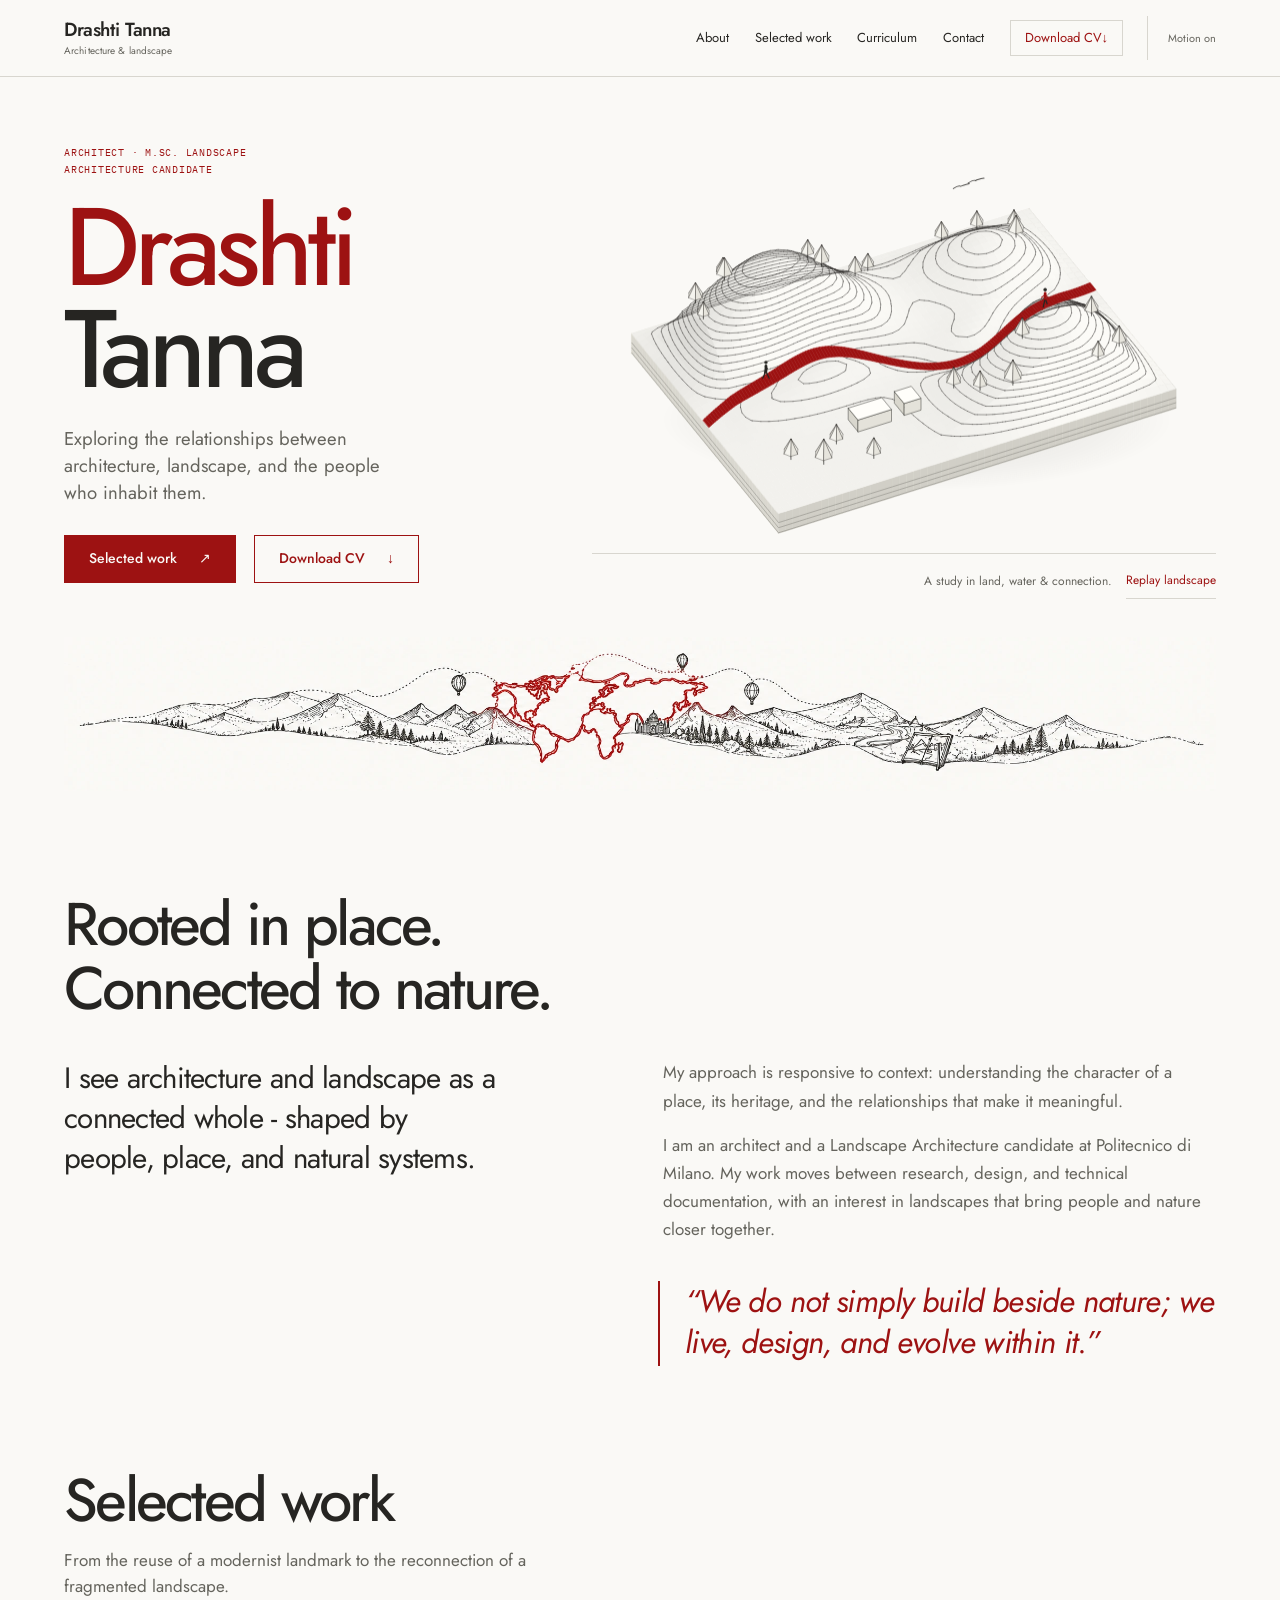
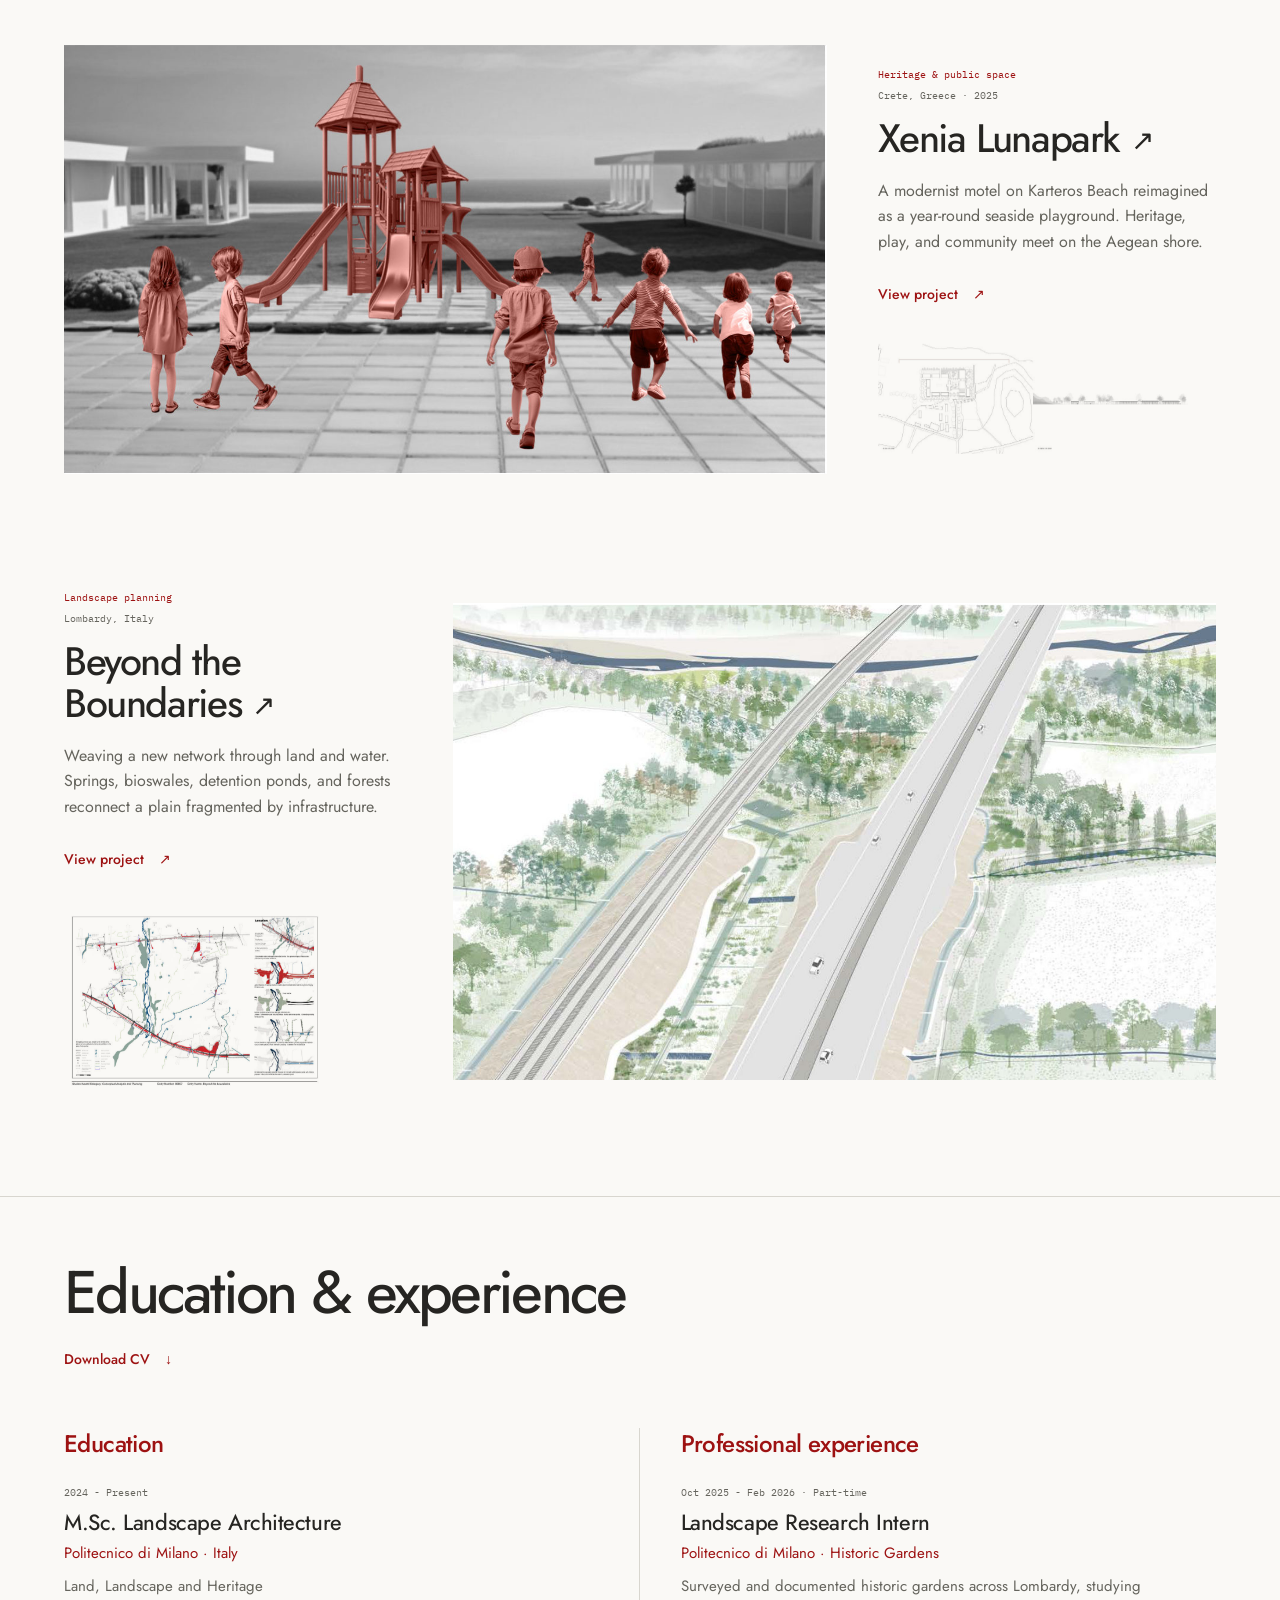
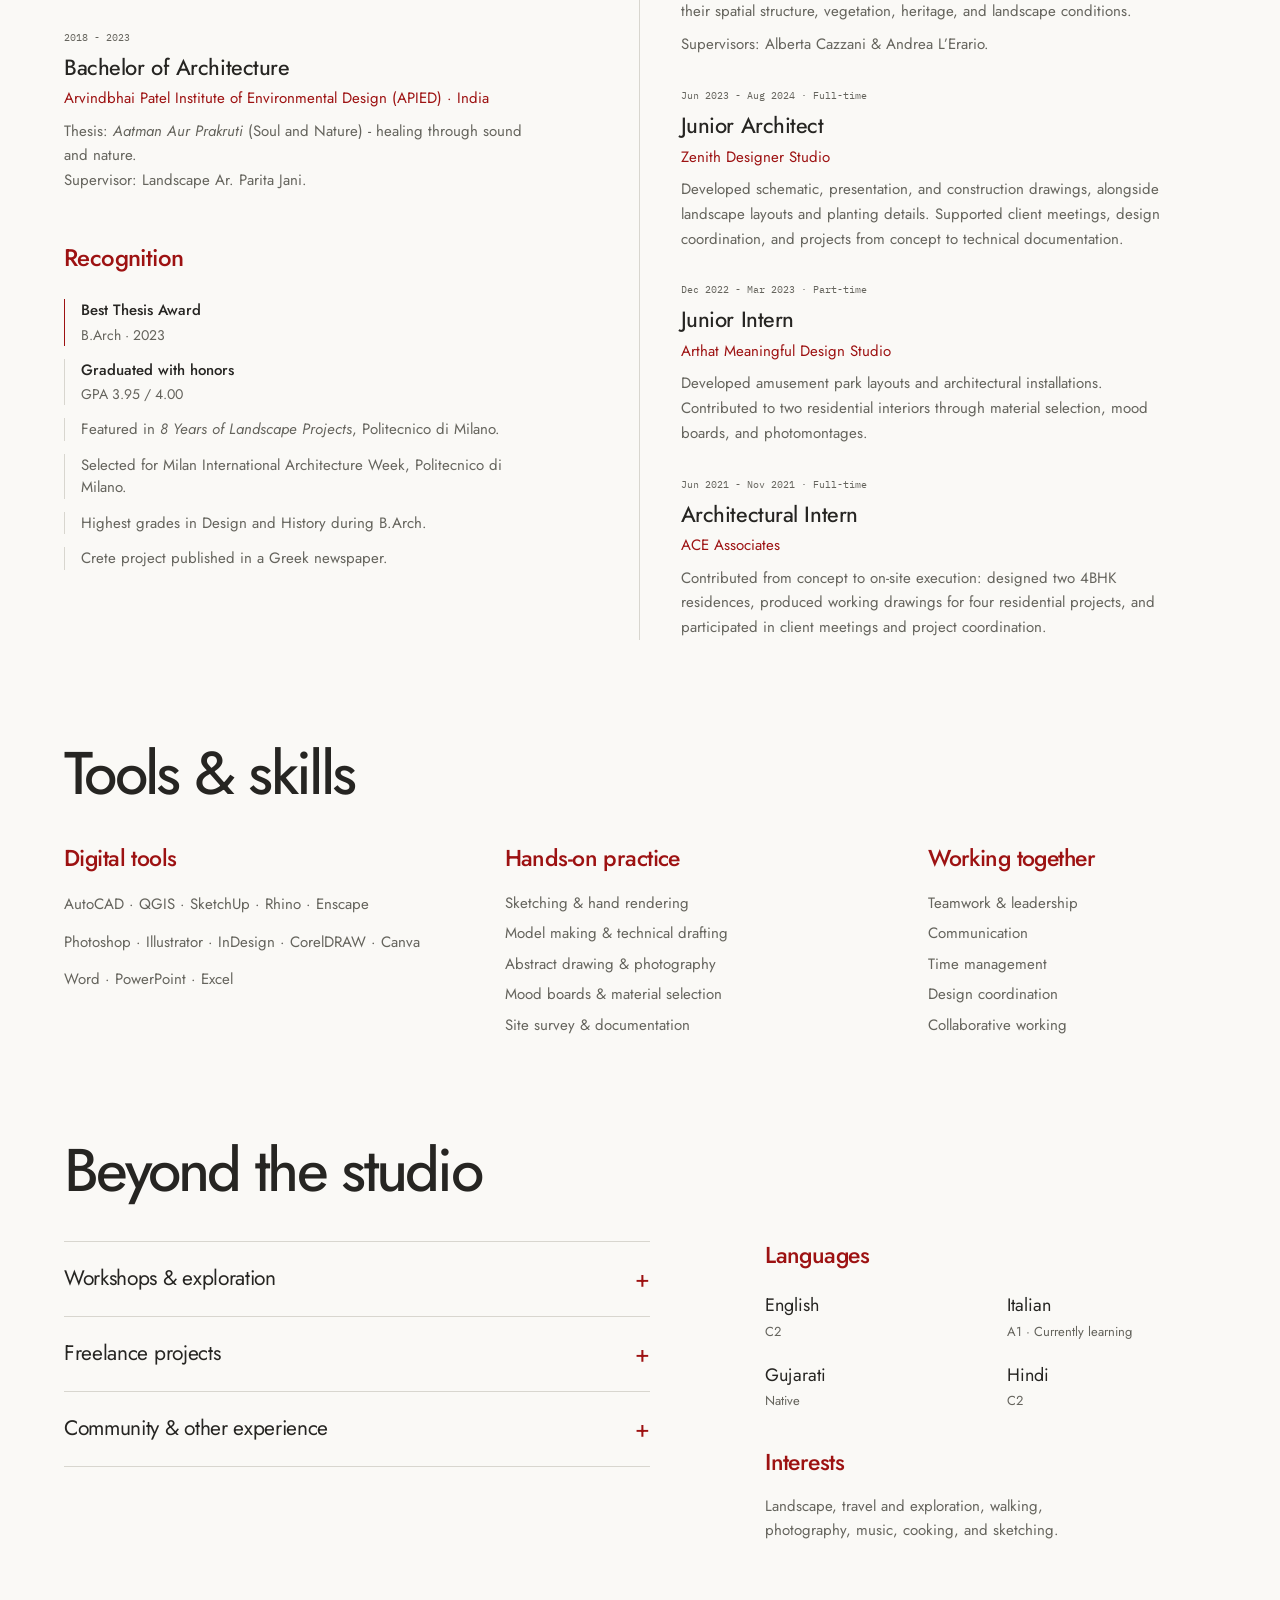
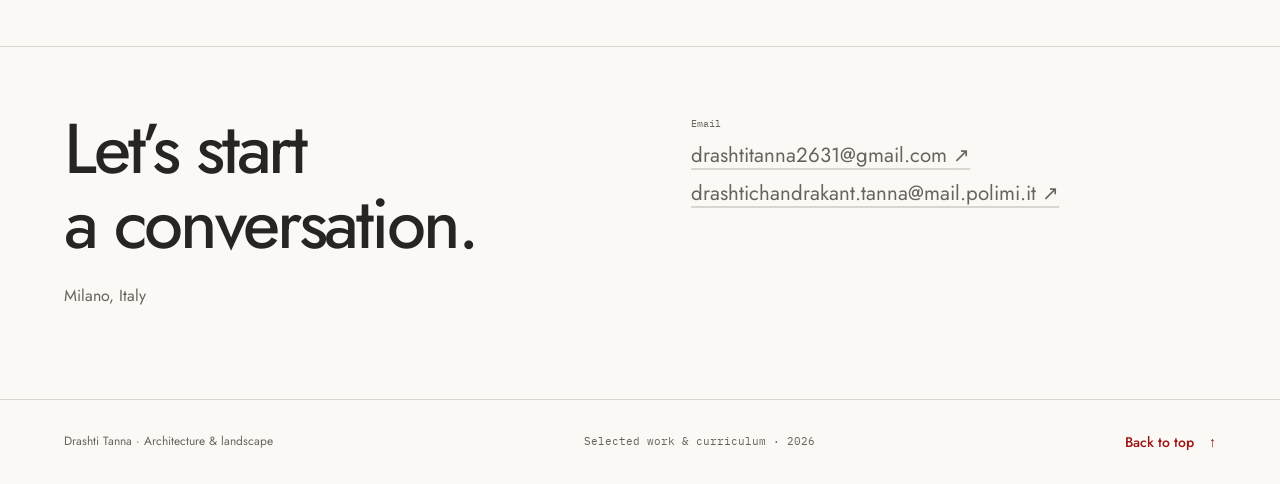
<file: index.html>
<!DOCTYPE html>
<html lang="en">
<head>
  <meta charset="UTF-8">
  <meta name="viewport" content="width=device-width, initial-scale=1.0">
  <meta name="theme-color" content="#faf9f6">
  <title>Drashti Tanna - Architecture &amp; Landscape</title>
  <meta name="description" content="Drashti Tanna is an architect and M.Sc. Landscape Architecture candidate at Politecnico di Milano. Explore her curriculum and selected landscape projects, Xenia Lunapark and Beyond the Boundaries.">
  <link rel="preload" href="shared/fonts/jost-variable.woff2" as="font" type="font/woff2" crossorigin>
  <link rel="stylesheet" href="shared/css/home.css">
  <link rel="icon" href="data:image/svg+xml,%3Csvg xmlns='http://www.w3.org/2000/svg' viewBox='0 0 64 64'%3E%3Crect width='64' height='64' fill='%23faf9f6'/%3E%3Cpath d='M12 50V14h13c13 0 21 7 21 18s-8 18-21 18H12m9-8h4c8 0 12-4 12-10s-4-10-12-10h-4v20' fill='%239d1212'/%3E%3C/svg%3E">
  <script>document.documentElement.classList.add('js');</script>
  <script src="shared/js/home.js" defer onerror="document.documentElement.classList.remove('js')"></script>
  <script src="shared/js/terrain.js" defer></script>
</head>
<body id="top">
  <a class="skip-link" href="#main">Skip to content</a>

  <header class="site-header">
    <div class="wrap header-inner">
      <a class="brand" href="#top" aria-label="Drashti Tanna, Architecture &amp; landscape, back to top">
        <span class="brand-name">Drashti Tanna</span>
        <span class="brand-role">Architecture &amp; landscape</span>
      </a>
      <div class="header-controls">
        <button class="motion-toggle" id="motionToggle" type="button" aria-pressed="false" aria-label="Pause motion" hidden>Motion on</button>
        <button class="nav-toggle" id="navToggle" type="button" aria-controls="siteNav" aria-expanded="false" aria-label="Menu, open navigation">Menu <span aria-hidden="true">+</span></button>
      </div>
      <nav class="site-nav" id="siteNav" aria-label="Main navigation">
        <a href="#about">About</a>
        <a href="#work">Selected work</a>
        <a href="#curriculum">Curriculum</a>
        <a href="#contact">Contact</a>
        <a class="nav-download" href="docs/drashti-tanna-cv.pdf" download="Drashti-Tanna-CV.pdf">Download CV <span aria-hidden="true">↓</span></a>
      </nav>
    </div>
  </header>

  <main id="main">
    <section class="intro" aria-labelledby="intro-title">
      <div class="wrap">
        <div class="intro-grid">
          <div class="intro-copy">
            <p class="eyebrow mono">Architect · M.Sc. Landscape Architecture Candidate</p>
            <h1 class="intro-name" id="intro-title"><span>Drashti</span> <span>Tanna</span></h1>
            <p class="intro-summary">Exploring the relationships between architecture, landscape, and the people who inhabit them.</p>
            <div class="intro-actions">
              <a class="button button--primary" href="#work">Selected work <span aria-hidden="true">↗</span></a>
              <a class="button button--outline" href="docs/drashti-tanna-cv.pdf" download="Drashti-Tanna-CV.pdf">Download CV <span aria-hidden="true">↓</span></a>
            </div>
          </div>
          <figure class="intro-model" aria-labelledby="terrain-caption">
            <div class="terrain-frame">
              <canvas id="terrainCanvas" aria-hidden="true"></canvas>
              <img class="terrain-fallback" src="shared/assets/cv-landscape.jpg" width="1562" height="160" alt="A hand-drawn landscape of hills, trees, and architecture.">
            </div>
            <figcaption class="terrain-caption" id="terrain-caption">
              <span>A study in land, water &amp; connection.<span class="visually-hidden"> Conceptual topography artwork, not a model of either project.</span></span>
              <button class="terrain-replay" id="terrainReplay" type="button" aria-controls="terrainCanvas" hidden>Replay landscape</button>
            </figcaption>
          </figure>
        </div>
        <figure class="landscape-art" tabindex="0" aria-label="CV-inspired panoramic landscape illustration. On small screens, the drawing can be explored horizontally.">
          <div class="landscape-art-window">
            <img src="shared/assets/cv-landscape-enhanced.webp" width="2172" height="724" alt="CV-inspired ink panorama with mountain contours, trees, a deep-red world map, architectural details, travel motifs, and an artist's easel." fetchpriority="low" decoding="async">
          </div>
        </figure>
      </div>
    </section>

    <section class="profile" id="about" aria-labelledby="about-title">
      <div class="wrap">
        <div class="section-heading reveal">
          <h2 id="about-title">Rooted in place.<br>Connected to nature.</h2>
        </div>
        <div class="profile-grid">
          <p class="profile-lead reveal">I see architecture and landscape as a connected whole - shaped by people, place, and natural systems.</p>
          <div class="profile-body reveal">
            <p>My approach is responsive to context: understanding the character of a place, its heritage, and the relationships that make it meaningful.</p>
            <p>I am an architect and a Landscape Architecture candidate at Politecnico di Milano. My work moves between research, design, and technical documentation, with an interest in landscapes that bring people and nature closer together.</p>
          </div>
        </div>
        <blockquote class="profile-quote reveal">“We do not simply build beside nature; we live, design, and evolve within it.”</blockquote>
      </div>
    </section>

    <section class="selected-work" id="work" aria-labelledby="work-title">
      <div class="wrap">
        <div class="section-heading work-heading reveal">
          <div>
            <h2 id="work-title">Selected work</h2>
          </div>
          <p>From the reuse of a modernist landmark to the reconnection of a fragmented landscape.</p>
        </div>
        <div class="project-grid">
          <article class="project project--xenia" aria-labelledby="xenia-title">
            <div class="project-layout">
            <div class="project-scroll">
            <a class="project-image project-image--xenia" href="projects/xenia-lunapark/index.html" aria-label="Explore Xenia Lunapark, the seaside landscape project in Crete">
              <picture>
                <source media="(max-width: 900px)" srcset="projects/xenia-lunapark/assets/thumbs/board-13.jpg">
                <img src="projects/xenia-lunapark/assets/boards/board-13.jpg" width="2800" height="991" alt="Xenia Lunapark proposal collage with playful red structures, people, and planting beside the sea." loading="lazy" decoding="async">
              </picture>
            </a>
            </div>
            <div class="project-content reveal">
            <div class="project-meta mono"><span>Heritage &amp; public space</span><span>Crete, Greece · 2025</span></div>
            <h3 class="project-heading" id="xenia-title"><a href="projects/xenia-lunapark/index.html">Xenia Lunapark <span aria-hidden="true">↗</span></a></h3>
            <p class="project-description">A modernist motel on Karteros Beach reimagined as a year-round seaside playground. Heritage, play, and community meet on the Aegean shore.</p>
            <div class="project-actions">
              <a class="text-link" href="projects/xenia-lunapark/index.html">View project <span aria-hidden="true">↗</span></a>
            </div>
            <a class="project-study" href="projects/xenia-lunapark/index.html" aria-label="View the Xenia Lunapark site plan and project">
              <img src="projects/xenia-lunapark/assets/thumbs/board-09.jpg" width="900" height="319" alt="Xenia site plan and long landscape section." loading="lazy" decoding="async">
            </a>
            </div>
            </div>
          </article>

          <article class="project project--beyond" aria-labelledby="beyond-title">
            <div class="project-layout">
            <div class="project-scroll">
            <a class="project-image project-image--beyond" href="projects/beyond-the-boundaries/index.html" aria-label="Explore Beyond the Boundaries, the landscape planning project in Lombardy">
              <picture>
                <source media="(max-width: 900px)" srcset="projects/beyond-the-boundaries/assets/thumbs/board-05.jpg">
                <img src="projects/beyond-the-boundaries/assets/boards/board-05.jpg" width="2800" height="1981" alt="Beyond the Boundaries landscape perspective of planted waterways and transport corridors across the Lombardy plain." loading="lazy" decoding="async">
              </picture>
            </a>
            </div>
            <div class="project-content reveal">
            <div class="project-meta mono"><span>Landscape planning</span><span>Lombardy, Italy</span></div>
            <h3 class="project-heading" id="beyond-title"><a href="projects/beyond-the-boundaries/index.html">Beyond the Boundaries <span aria-hidden="true">↗</span></a></h3>
            <p class="project-description">Weaving a new network through land and water. Springs, bioswales, detention ponds, and forests reconnect a plain fragmented by infrastructure.</p>
            <div class="project-actions">
              <a class="text-link" href="projects/beyond-the-boundaries/index.html">View project <span aria-hidden="true">↗</span></a>
            </div>
            <a class="project-study" href="projects/beyond-the-boundaries/index.html" aria-label="View the Beyond the Boundaries landscape map and project">
              <img src="projects/beyond-the-boundaries/assets/thumbs/board-03.jpg" width="900" height="637" alt="Landscape systems mapping of waterways, vegetation, and infrastructure." loading="lazy" decoding="async">
            </a>
            </div>
            </div>
          </article>
        </div>
      </div>
    </section>

    <section class="curriculum" id="curriculum" aria-labelledby="curriculum-title">
      <div class="wrap">
        <div class="section-heading curriculum-header">
          <div>
            <h2 id="curriculum-title">Education &amp; experience</h2>
          </div>
          <a class="text-link" href="docs/drashti-tanna-cv.pdf" download="Drashti-Tanna-CV.pdf">Download CV <span aria-hidden="true">↓</span></a>
        </div>
        <div class="cv-grid">
          <div class="cv-column">
            <h3 class="cv-heading">Education</h3>
            <article class="education-item">
              <p class="cv-date mono">2024 - Present</p>
              <h4 class="cv-role">M.Sc. Landscape Architecture</h4>
              <p class="cv-place">Politecnico di Milano · Italy</p>
              <p class="cv-description">Land, Landscape and Heritage</p>
            </article>
            <article class="education-item">
              <p class="cv-date mono">2018 - 2023</p>
              <h4 class="cv-role">Bachelor of Architecture</h4>
              <p class="cv-place">Arvindbhai Patel Institute of Environmental Design (APIED) · India</p>
              <p class="cv-description">Thesis: <em>Aatman Aur Prakruti</em> (Soul and Nature) - healing through sound and nature.<br>Supervisor: Landscape Ar. Parita Jani.</p>
            </article>

            <h3 class="cv-heading">Recognition</h3>
            <ul class="recognition-list">
              <li class="recognition-highlight"><strong>Best Thesis Award</strong><span>B.Arch · 2023</span></li>
              <li><strong>Graduated with honors</strong><span>GPA 3.95 / 4.00</span></li>
              <li>Featured in <em>8 Years of Landscape Projects</em>, Politecnico di Milano.</li>
              <li>Selected for Milan International Architecture Week, Politecnico di Milano.</li>
              <li>Highest grades in Design and History during B.Arch.</li>
              <li>Crete project published in a Greek newspaper.</li>
            </ul>
          </div>

          <div class="cv-column">
            <h3 class="cv-heading">Professional experience</h3>
            <article class="experience-item">
              <p class="cv-date mono">Oct 2025 - Feb 2026 · Part-time</p>
              <h4 class="cv-role">Landscape Research Intern</h4>
              <p class="cv-place">Politecnico di Milano · Historic Gardens</p>
              <p class="cv-description">Surveyed and documented historic gardens across Lombardy, studying their spatial structure, vegetation, heritage, and landscape conditions.</p>
              <p class="cv-description">Supervisors: Alberta Cazzani &amp; Andrea L’Erario.</p>
            </article>
            <article class="experience-item">
              <p class="cv-date mono">Jun 2023 - Aug 2024 · Full-time</p>
              <h4 class="cv-role">Junior Architect</h4>
              <p class="cv-place">Zenith Designer Studio</p>
              <p class="cv-description">Developed schematic, presentation, and construction drawings, alongside landscape layouts and planting details. Supported client meetings, design coordination, and projects from concept to technical documentation.</p>
            </article>
            <article class="experience-item">
              <p class="cv-date mono">Dec 2022 - Mar 2023 · Part-time</p>
              <h4 class="cv-role">Junior Intern</h4>
              <p class="cv-place">Arthat Meaningful Design Studio</p>
              <p class="cv-description">Developed amusement park layouts and architectural installations. Contributed to two residential interiors through material selection, mood boards, and photomontages.</p>
            </article>
            <article class="experience-item">
              <p class="cv-date mono">Jun 2021 - Nov 2021 · Full-time</p>
              <h4 class="cv-role">Architectural Intern</h4>
              <p class="cv-place">ACE Associates</p>
              <p class="cv-description">Contributed from concept to on-site execution: designed two 4BHK residences, produced working drawings for four residential projects, and participated in client meetings and project coordination.</p>
            </article>
          </div>
        </div>
      </div>
    </section>

    <section class="competence" aria-labelledby="competence-title">
      <div class="wrap">
        <div class="section-heading">
          <h2 id="competence-title">Tools &amp; skills</h2>
        </div>
        <div class="competence-grid">
          <div class="skill-group">
            <h3>Digital tools</h3>
            <p class="skill-tools">AutoCAD · QGIS · SketchUp · Rhino · Enscape</p>
            <p class="skill-tools">Photoshop · Illustrator · InDesign · CorelDRAW · Canva</p>
            <p class="skill-tools">Word · PowerPoint · Excel</p>
          </div>
          <div class="skill-group">
            <h3>Hands-on practice</h3>
            <ul class="skill-list">
              <li>Sketching &amp; hand rendering</li>
              <li>Model making &amp; technical drafting</li>
              <li>Abstract drawing &amp; photography</li>
              <li>Mood boards &amp; material selection</li>
              <li>Site survey &amp; documentation</li>
            </ul>
          </div>
          <div class="skill-group">
            <h3>Working together</h3>
            <ul class="skill-list">
              <li>Teamwork &amp; leadership</li>
              <li>Communication</li>
              <li>Time management</li>
              <li>Design coordination</li>
              <li>Collaborative working</li>
            </ul>
          </div>
        </div>
      </div>
    </section>

    <section class="practice" aria-labelledby="practice-title">
      <div class="wrap">
        <div class="section-heading">
          <h2 id="practice-title">Beyond the studio</h2>
        </div>
        <div class="practice-grid">
          <div>
            <details class="practice-details">
              <summary>Workshops &amp; exploration</summary>
              <ul>
                <li><strong>Touristic Modernities in the Mediterranean Coast</strong><br>Crete · Erasmus · 2025</li>
                <li><strong>MIAW - Design for/of Cities</strong><br>Milan International Architecture Week · 2026</li>
                <li><strong>Sketching workshop</strong><br>Mandu, India</li>
                <li><strong>Material &amp; art workshops</strong><br>Pottery, resin art, paper making, knife painting, and batik art · APIED · 2018-2023</li>
              </ul>
            </details>
            <details class="practice-details">
              <summary>Freelance projects</summary>
              <ul>
                <li>Private residence, from concept to completion.</li>
                <li>Renovation of a residential hostel for 200 occupants.</li>
                <li>Interior drawings for a 3BHK residence.</li>
                <li>Furniture, material, colour, and lighting palettes for a private villa.</li>
                <li>Residential garden design for a 5BHK home.</li>
              </ul>
            </details>
            <details class="practice-details">
              <summary>Community &amp; other experience</summary>
              <ul>
                <li><strong>Design lead volunteer</strong> · BAPS Hindu Temple, Paris · 2026</li>
                <li>Three years of harmonium, piano, and guitar.</li>
                <li>Professional yoga and meditation trainer.</li>
                <li>Speaker and host in the IIID community for two years.</li>
                <li>Lampshade design team lead for university events.</li>
              </ul>
            </details>
          </div>
          <div>
            <div class="languages">
              <h3>Languages</h3>
              <ul class="language-list">
                <li><span>English</span><span>C2</span></li>
                <li><span>Italian</span><span>A1 · Currently learning</span></li>
                <li><span>Gujarati</span><span>Native</span></li>
                <li><span>Hindi</span><span>C2</span></li>
              </ul>
            </div>
            <div class="interests">
              <h3>Interests</h3>
              <p>Landscape, travel and exploration, walking, photography, music, cooking, and sketching.</p>
            </div>
          </div>
        </div>
      </div>
    </section>

    <section class="contact" id="contact" aria-labelledby="contact-title">
      <div class="wrap contact-grid">
        <div>
          <h2 class="contact-title" id="contact-title">Let’s start<br>a conversation.</h2>
          <p class="contact-detail">Milano, Italy</p>
        </div>
        <div class="contact-links">
          <div class="contact-detail">
            <span class="mono">Email</span>
            <a href="mailto:drashtitanna2631@gmail.com">drashtitanna2631@gmail.com <span aria-hidden="true">↗</span></a>
            <a href="mailto:drashtichandrakant.tanna@mail.polimi.it">drashtichandrakant.tanna@mail.polimi.it <span aria-hidden="true">↗</span></a>
          </div>
        </div>
      </div>
    </section>
  </main>

  <footer class="footer">
    <div class="wrap footer-inner">
      <p>Drashti Tanna · Architecture &amp; landscape</p>
      <p class="mono">Selected work &amp; curriculum · 2026</p>
      <a class="text-link" href="#top">Back to top <span aria-hidden="true">↑</span></a>
    </div>
  </footer>
</body>
</html>
</file>
<file: shared/css/home.css>
/* Native spatial exhibition. Dials: variance 8 / motion 8 / density 4.
   CV paper, ink, red; sharp corners. Layers: content 0, navigation 10, skip 20.
   Static by default; scroll motion progressively enhances the drawing planes. */
@font-face { font-family:"Jost"; src:url("../fonts/jost-variable.woff2") format("woff2"); font-weight:100 900; font-style:normal; font-display:swap; }
@font-face { font-family:"Jost"; src:url("../fonts/jost-italic-variable.woff2") format("woff2"); font-weight:100 900; font-style:italic; font-display:swap; }
@font-face { font-family:"IBM Plex Mono"; src:url("../fonts/ibm-plex-mono.woff2") format("woff2"); font-weight:400; font-style:normal; font-display:swap; }
:root {
  color-scheme:light;
  --paper:#faf9f6; --ink:#262522; --muted:#65645d; --red:#9d1212;
  --red-hover:#7f0d0d; --rule:#d8d6cf; --soft:#f0efea;
  --sans:"Jost", "Futura", "Century Gothic", sans-serif;
  --mono:"IBM Plex Mono", "Courier New", monospace;
  --gutter:clamp(24px, 5vw, 80px); --section-space:clamp(80px, 8vw, 120px);
  --ease-out:cubic-bezier(.16, 1, .3, 1);
}
* { box-sizing:border-box; }
html { scroll-padding-top:106px; }
body { margin:0; background:var(--paper); color:var(--ink); font:400 17px/1.65 var(--sans); -webkit-font-smoothing:antialiased; text-rendering:optimizeLegibility; }
::selection { background:var(--red); color:var(--paper); }
a { color:inherit; text-decoration:none; }
button { font:inherit; }
img { display:block; max-width:100%; }
h1,h2,h3,h4,p,figure,blockquote { margin:0; }
h1,h2,h3,h4 { font-weight:500; }
ul,ol { margin:0; padding:0; }
li { list-style:none; }
section,article,div,figure { min-width:0; }
a,button,summary { -webkit-tap-highlight-color:transparent; }
:focus-visible { outline:2px solid var(--red); outline-offset:5px; }
.wrap { width:min(100% - var(--gutter) * 2, 1440px); margin-inline:auto; }
.mono { font-family:var(--mono); font-size:11px; line-height:1.6; }
.visually-hidden { position:absolute; width:1px; height:1px; padding:0; margin:-1px; overflow:hidden; clip:rect(0,0,0,0); white-space:nowrap; border:0; }
.skip-link { position:fixed; top:12px; left:12px; z-index:20; padding:12px 20px; background:var(--red); color:var(--paper); transform:translateY(-160%); }
.skip-link:focus { transform:translateY(0); }
.button { display:inline-flex; align-items:center; justify-content:center; gap:22px; min-height:48px; padding:11px 24px; border:1px solid var(--red); border-radius:0; font-size:14px; font-weight:500; line-height:1.4; white-space:nowrap; transition:color 180ms ease, background-color 180ms ease, border-color 180ms ease, transform 180ms ease; }
.button--primary { background:var(--red); color:var(--paper); }
.button--outline { color:var(--red); background:transparent; }
.button--primary:hover { background:var(--red-hover); border-color:var(--red-hover); }
.button--outline:hover { background:var(--red); color:var(--paper); }
.button:active { transform:translateY(1px); }
.button svg,.text-link svg { width:16px; height:16px; flex-shrink:0; }
.button > span,.text-link > span { transition:transform 250ms var(--ease-out); }
.text-link { display:inline-flex; align-items:center; gap:15px; min-height:44px; color:var(--red); font-size:14px; font-weight:500; text-decoration:underline; text-underline-offset:5px; text-decoration-color:transparent; transition:text-decoration-color 180ms ease; }
.text-link:hover { text-decoration-color:currentColor; }

.site-header { position:sticky; top:0; z-index:10; background:var(--paper); border-bottom:1px solid var(--rule); }
.header-inner { display:flex; align-items:center; gap:24px; min-height:76px; }
.brand { display:flex; flex-direction:column; flex-shrink:0; padding-block:8px; line-height:1.25; }
.brand-name { font-size:19px; font-weight:550; letter-spacing:-.02em; }
.brand-role { margin-top:3px; font-size:10px; color:var(--muted); letter-spacing:.01em; }
.site-nav { order:1; display:flex; align-items:center; gap:clamp(16px, 2vw, 30px); margin-left:auto; }
.site-nav > a { display:inline-flex; align-items:center; min-height:44px; font-size:13px; white-space:nowrap; }
.site-nav > a:hover,.site-nav > a[aria-current] { color:var(--red); }
.site-nav .nav-download { min-height:36px; padding:5px 14px; border:1px solid var(--rule); color:var(--red); }
.site-nav .nav-download:hover { border-color:var(--red); }
.header-controls { order:2; display:flex; align-items:center; }
.motion-toggle { min-height:44px; padding:5px 0 5px 20px; border:0; border-left:1px solid var(--rule); border-radius:0; background:transparent; color:var(--muted); font-size:11px; line-height:1.3; white-space:nowrap; cursor:pointer; }
.motion-toggle[hidden] { display:none; }
.motion-toggle:hover,.motion-toggle[aria-pressed="true"] { color:var(--red); }
.nav-toggle { display:none; }

.intro { padding-top:clamp(34px, 4vw, 58px); }
.intro-grid { display:grid; grid-template-columns:.88fr 1.12fr; align-items:center; gap:clamp(24px, 3vw, 48px); }
.eyebrow { max-width:39ch; color:var(--red); font-family:var(--mono); font-size:10px; line-height:1.7; letter-spacing:.075em; text-transform:uppercase; }
.intro-name { margin-top:18px; font-size:clamp(84px, 8.6vw, 128px); line-height:.93; letter-spacing:-.055em; font-weight:450; }
.intro-name > span { display:block; }
.intro-name > span:first-child { color:var(--red); }
.intro-summary { margin-top:26px; max-width:32ch; color:var(--muted); font-size:clamp(17px, 1.45vw, 21px); line-height:1.45; }
.intro-actions { display:flex; flex-wrap:wrap; align-items:center; gap:14px 18px; margin-top:28px; }
.intro-model { align-self:stretch; display:flex; flex-direction:column; justify-content:center; }
.terrain-frame { position:relative; width:100%; height:clamp(350px, 33vw, 490px); overflow:hidden; }
#terrainCanvas { display:block; position:absolute; inset:0; width:100%; height:100%; opacity:0; }
.terrain-fallback { position:absolute; top:44%; left:0; width:100%; height:auto; mix-blend-mode:multiply; }
.terrain-ready #terrainCanvas { opacity:1; }
.terrain-ready .terrain-fallback { opacity:0; pointer-events:none; }
.terrain-caption { display:flex; align-items:center; justify-content:flex-end; gap:14px; width:100%; margin:2px 0 0 auto; padding-top:9px; border-top:1px solid var(--rule); color:var(--muted); font-size:12px; line-height:1.5; text-align:right; }
.terrain-replay { flex-shrink:0; min-height:36px; padding:5px 0; border:0; border-bottom:1px solid var(--rule); border-radius:0; background:none; color:var(--red); font-size:12px; cursor:pointer; }
.terrain-replay[hidden] { display:none; }
.terrain-replay:hover { border-color:var(--red); }
.terrain-replay:disabled { color:var(--muted); cursor:default; }
.landscape-art { margin-top:clamp(24px, 3vw, 44px); overflow:hidden; }
.landscape-art-window { height:clamp(145px, 12vw, 190px); overflow:hidden; }
.landscape-art img { width:100%; height:100%; object-fit:cover; object-position:center; }
.landscape-art figcaption { margin-top:12px; color:var(--muted); font-size:11px; text-align:right; }

.profile { padding-top:clamp(72px, 8vw, 112px); scroll-margin-top:calc(0px - clamp(72px, 8vw, 112px)); }
.section-heading { font-size:inherit; line-height:inherit; letter-spacing:normal; }
.section-heading h2 { font-size:clamp(38px, 4.7vw, 65px); line-height:1.06; letter-spacing:-.045em; font-weight:450; }
.section-heading .mono { color:var(--muted); margin-bottom:12px; }
.section-heading em { font-style:italic; font-weight:400; color:var(--red); }
.profile .section-heading { margin-bottom:38px; }
.profile-grid { display:grid; grid-template-columns:.92fr 1.08fr; gap:clamp(48px, 10vw, 144px); align-items:start; }
.profile-lead { max-width:24ch; font-size:clamp(27px, 2.3vw, 34px); line-height:1.35; letter-spacing:-.025em; }
.profile-lead em { color:var(--red); font-weight:400; }
.profile-body { max-width:55ch; color:var(--muted); font-size:17px; }
.profile-body p + p { margin-top:16px; }
.profile-body strong { color:var(--ink); font-weight:500; }
.profile-quote { width:min(100%, 31ch); margin:38px 0 0 auto; padding-left:25px; padding-bottom:4px; border-left:2px solid var(--red); color:var(--red); font-size:clamp(24px, 2.45vw, 35px); font-style:italic; line-height:1.3; letter-spacing:-.02em; }

.selected-work { padding-top:var(--section-space); scroll-margin-top:calc(0px - var(--section-space)); }
.work-heading { margin-bottom:46px; }
.work-heading > p { max-width:51ch; margin-top:16px; color:var(--muted); font-size:17px; line-height:1.5; }
.project-grid { display:grid; grid-template-columns:minmax(0,1fr); gap:clamp(88px, 9vw, 132px); }
.project-layout { display:grid; grid-template-columns:minmax(0,2.08fr) minmax(250px,.92fr); align-items:center; gap:clamp(32px, 4vw, 64px); }
.project--beyond .project-layout { grid-template-columns:minmax(250px,.92fr) minmax(0,2.08fr); }
.project--beyond .project-scroll { grid-column:2; grid-row:1; }
.project--beyond .project-content { grid-column:1; grid-row:1; }
.project-scroll { perspective:1400px; }
.project-image { display:block; position:relative; width:100%; overflow:hidden; background:var(--soft); transform-origin:center center; }
.project-image--xenia { aspect-ratio:1.78; }
.project-image--beyond { aspect-ratio:1.6; }
.project-image img { position:absolute; max-width:none; height:auto; }
/* Exact crops of the genuine boards; no invented project artwork. */
.project-image--xenia img { width:218%; left:-115%; top:-18.75%; }
.project-image--beyond img { width:200%; left:-21.43%; top:-14.46%; }
.project-meta { display:flex; flex-direction:column; gap:4px; color:var(--muted); font-family:var(--mono); font-size:10px; line-height:1.7; }
.project-meta > span:first-child { color:var(--red); }
.project-heading { margin-top:14px; font-size:clamp(32px, 3.1vw, 46px); line-height:1.05; letter-spacing:-.035em; font-weight:450; }
.project-heading a:hover { color:var(--red); }
.project-heading a > span { display:inline-block; font-size:.7em; vertical-align:.08em; }
.project-description { margin-top:18px; max-width:44ch; color:var(--muted); font-size:16px; line-height:1.6; }
.project-actions { display:flex; flex-wrap:wrap; align-items:center; gap:8px 24px; margin-top:18px; }
.project-actions .button { padding-inline:20px; }
.project-study { display:block; width:min(100%,310px); margin-top:27px; }
.project-study img { width:100%; height:auto; max-height:185px; object-fit:contain; object-position:left center; mix-blend-mode:multiply; }
.project-study figcaption,.project-study > p { margin-top:10px; color:var(--muted); font-size:11px; line-height:1.5; }

.curriculum { margin-top:var(--section-space); padding-top:clamp(46px, 5vw, 72px); scroll-margin-top:calc(0px - clamp(46px, 5vw, 72px)); border-top:1px solid var(--rule); }
.curriculum-header { margin-bottom:46px; }
.curriculum-header > .text-link { margin-top:13px; }
.curriculum-header > p { max-width:55ch; margin-top:12px; color:var(--muted); font-size:16px; }
.cv-grid { display:grid; grid-template-columns:.9fr 1.1fr; gap:clamp(48px, 8vw, 120px); }
.cv-column:last-child { padding-left:clamp(24px, 3.2vw, 48px); border-left:1px solid var(--rule); }
.cv-heading { margin-bottom:26px; color:var(--red); font-size:24px; font-weight:500; line-height:1.3; letter-spacing:-.025em; }
.education-item + .education-item,.experience-item + .experience-item { margin-top:31px; }
.cv-date { margin-bottom:8px; color:var(--muted); font-family:var(--mono); font-size:10px; line-height:1.6; }
.cv-role { font-size:22px; line-height:1.25; font-weight:450; letter-spacing:-.02em; }
.cv-place { margin-top:6px; color:var(--red); font-size:15px; line-height:1.5; }
.cv-description { margin-top:9px; color:var(--muted); font-size:15px; line-height:1.65; max-width:54ch; }
.cv-description p + p { margin-top:8px; }
.cv-description strong { color:var(--ink); font-weight:500; }
.cv-column > .cv-heading:not(:first-child) { margin-top:49px; }
.recognition-list { display:grid; gap:13px; color:var(--muted); font-size:15px; line-height:1.5; }
.recognition-list li { padding-left:16px; border-left:1px solid var(--rule); }
.recognition-list li > strong { display:block; color:var(--ink); font-weight:500; }
.recognition-list li > span { display:block; margin-top:3px; color:var(--muted); font-size:14px; }
.recognition-list .recognition-highlight { border-color:var(--red); color:var(--ink); }

.competence { padding-top:var(--section-space); }
.competence .section-heading { margin-bottom:38px; }
.competence-grid { display:grid; grid-template-columns:1.15fr 1.1fr .85fr; gap:clamp(28px, 4vw, 60px); }
.skill-group > h3 { margin-bottom:18px; color:var(--red); font-size:23px; line-height:1.3; letter-spacing:-.025em; }
.skill-list { display:grid; grid-template-columns:1fr 1fr; column-gap:20px; row-gap:8px; color:var(--muted); font-size:15px; line-height:1.5; }
.skill-tools { display:flex; flex-wrap:wrap; gap:8px 18px; color:var(--muted); font-size:15px; line-height:1.65; }
.skill-tools li { white-space:nowrap; }
.skill-group p.skill-tools { display:block; }
.skill-group p.skill-tools + p.skill-tools { margin-top:13px; }
.skill-group:nth-child(2) .skill-list,.skill-group:last-child .skill-list { grid-template-columns:1fr; }

.practice { padding-top:var(--section-space); }
.practice .section-heading { margin-bottom:38px; }
.practice-grid { display:grid; grid-template-columns:1.3fr 1fr; gap:clamp(44px, 9vw, 132px); }
.practice-details { border-bottom:1px solid var(--rule); }
.practice-details:first-child { border-top:1px solid var(--rule); }
.practice-details > summary { display:flex; justify-content:space-between; align-items:center; gap:24px; min-height:74px; padding-block:20px; font-size:21px; line-height:1.3; cursor:pointer; list-style:none; letter-spacing:-.015em; }
.practice-details > summary::-webkit-details-marker { display:none; }
.practice-details > summary::after { content:"+"; font:400 24px/1 var(--sans); color:var(--red); flex-shrink:0; }
.practice-details[open] > summary::after { content:"-"; }
.practice-details > summary:hover { color:var(--red); }
.practice-details > ul,.practice-details > div { padding-bottom:25px; }
.practice-details li { max-width:58ch; color:var(--muted); font-size:15px; line-height:1.6; }
.practice-details li + li { margin-top:14px; }
.practice-details strong { color:var(--ink); font-weight:500; }
.practice-details li > span { display:block; margin-top:3px; }
.languages > h3,.interests > h3 { color:var(--red); font-size:23px; line-height:1.3; letter-spacing:-.025em; }
.language-list { margin-top:21px; display:grid; grid-template-columns:1fr 1fr; gap:18px 32px; }
.language-list li { font-size:18px; }
.language-list span { display:block; color:var(--muted); font-size:13px; }
.language-list li > span:first-child { color:var(--ink); font-size:18px; }
.interests { margin-top:36px; }
.interests > p,.interests > ul { max-width:37ch; margin-top:16px; color:var(--muted); font-size:15px; }
.interests > ul { display:flex; flex-wrap:wrap; gap:6px 20px; }

.contact { margin-top:var(--section-space); padding-top:clamp(48px, 5vw, 74px); scroll-margin-top:calc(0px - clamp(48px, 5vw, 74px)); padding-bottom:clamp(60px, 7vw, 100px); border-top:1px solid var(--rule); }
.contact-grid { display:grid; grid-template-columns:1fr 1fr; gap:clamp(44px, 8vw, 120px); align-items:start; }
.contact-title { max-width:12ch; font-size:clamp(48px, 5.5vw, 80px); line-height:1.07; letter-spacing:-.045em; font-weight:450; }
.contact-title em { color:var(--red); font-weight:400; }
.contact-grid > div > p { margin-top:22px; max-width:34ch; color:var(--muted); font-size:16px; }
.contact-links { display:flex; flex-direction:column; align-items:flex-start; gap:26px; padding-top:5px; }
.contact-links .contact-detail { display:flex; flex-direction:column; align-items:flex-start; width:100%; gap:8px; margin-top:0; }
.contact-links .contact-detail > a { max-width:100%; font-size:clamp(17px, 1.6vw, 22px); line-height:1.5; overflow-wrap:anywhere; text-decoration:underline; text-decoration-color:var(--rule); text-underline-offset:6px; }
.contact-links .contact-detail > a:hover { color:var(--red); text-decoration-color:var(--red); }
.contact-detail { margin-top:24px; color:var(--muted); font-size:14px; }
.contact-detail > span { font-family:var(--mono); font-size:10px; }
.contact-detail a:hover { color:var(--red); }
.contact-links .contact-detail > .text-link { min-height:35px; margin-top:0; font-size:14px; }
.footer { border-top:1px solid var(--rule); padding-block:20px; color:var(--muted); }
.footer-inner { display:flex; justify-content:space-between; align-items:center; gap:20px; font-size:12px; }
.footer-inner a:hover { color:var(--red); }

/* Reveals express hierarchy. Project planes unfold toward the viewer while
   the genuine images drift subtly. The page retains native vertical scrolling. */
@media (prefers-reduced-motion:no-preference) {
  .motion-ready:not(.motion-paused) .reveal { opacity:0; transform:translateY(32px); transition:opacity 750ms var(--ease-out), transform 900ms var(--ease-out); }
  .motion-ready:not(.motion-paused) .reveal.is-visible { opacity:1; transform:none; }
  .motion-ready:not(.motion-paused) .reveal-delay { transition-delay:100ms; }
  .motion-ready:not(.motion-paused) .intro-name { animation:name-arrival 1100ms var(--ease-out) both; }
  .motion-ready:not(.motion-paused) .intro-name > span:last-child { animation:name-arrival 1300ms 90ms var(--ease-out) both; }
  @keyframes name-arrival { from { opacity:0; transform:translateY(24px); } to { opacity:1; transform:none; } }
  @supports (animation-timeline:view()) {
    .motion-ready:not(.motion-paused) .project-scroll { view-timeline-name:--project-arrival; view-timeline-axis:block; }
    .motion-ready:not(.motion-paused) .project-image { animation:project-arrival linear both; animation-timeline:--project-arrival; animation-range:entry 0% cover 37%; }
    .motion-ready:not(.motion-paused) .project--beyond .project-image { animation-name:project-arrival-reverse; }
    .motion-ready:not(.motion-paused) .project-image img { animation:image-depth linear both; animation-timeline:--project-arrival; animation-range:entry 0% exit 100%; }
    .motion-ready:not(.motion-paused) .landscape-art img { animation:landscape-pan linear both; animation-timeline:view(); animation-range:entry 0% exit 100%; }
    @keyframes project-arrival { from { opacity:.65; transform:rotateX(11deg) rotateY(-6deg) translate3d(0,45px,-85px) scale(.94); } to { opacity:1; transform:none; } }
    @keyframes project-arrival-reverse { from { opacity:.65; transform:rotateX(11deg) rotateY(6deg) translate3d(0,45px,-85px) scale(.94); } to { opacity:1; transform:none; } }
    @keyframes image-depth { from { transform:translateY(1.5%); } to { transform:translateY(-1.5%); } }
    @keyframes landscape-pan { from { transform:translateX(.7%); } to { transform:translateX(-.7%); } }
  }
}
@media (hover:hover) and (prefers-reduced-motion:no-preference) {
  .button:hover > span,.text-link:hover > span { transform:translate(2px,-2px); }
  .project-image { transition:box-shadow 350ms ease; }
  .project-image:hover { box-shadow:0 18px 42px rgba(38,37,34,.10); }
}
.motion-paused *,.motion-paused *::before,.motion-paused *::after { animation:none !important; transition:none !important; }
.motion-paused .reveal,.motion-paused .project-image,.motion-paused .project-image img,.motion-paused .landscape-art img,.motion-paused .intro-name,.motion-paused .intro-name > span,.motion-paused .button > span,.motion-paused .text-link > span { opacity:1 !important; transform:none !important; }

@media (min-width:1536px) {
  .intro-name { font-size:136px; }
  .project-heading { font-size:48px; }
}
@media (max-width:1100px) {
  .header-inner { gap:18px; }
  .site-nav { gap:17px; }
  .motion-toggle { padding-left:15px; }
  .intro-grid { gap:24px; }
  .intro-name { font-size:clamp(82px,9.2vw,108px); }
  .intro-actions { gap:12px; }
  .intro-actions .button { padding-inline:19px; gap:18px; }
  .project-layout { grid-template-columns:minmax(0,1.7fr) minmax(250px,1fr); gap:30px; }
  .project--beyond .project-layout { grid-template-columns:minmax(250px,1fr) minmax(0,1.7fr); }
  .project-heading { font-size:34px; }
  .project-description { font-size:15px; }
  .project-study img { max-height:140px; }
  .project-actions { gap:4px 18px; }
  .competence-grid { grid-template-columns:1.15fr 1fr; gap:36px; }
  .skill-group:last-child { grid-column:1 / -1; }
  .skill-group:last-child .skill-list { display:flex; flex-wrap:wrap; gap:8px 25px; }
}
@media (max-width:900px) {
  html { scroll-padding-top:92px; }
  .header-inner { flex-wrap:wrap; gap:0; min-height:72px; }
  .brand { margin-right:auto; }
  .header-controls { order:1; gap:18px; }
  .motion-toggle { padding:5px 0; border-left:0; }
  .js .nav-toggle { display:inline-flex; align-items:center; justify-content:center; gap:10px; min-width:44px; min-height:44px; padding:0; border:0; background:transparent; color:var(--red); font-size:13px; cursor:pointer; }
  .nav-toggle svg { width:20px; height:20px; }
  .site-nav { order:2; width:100%; margin-left:0; justify-content:flex-start; gap:6px 22px; flex-wrap:wrap; padding:4px 0 18px; }
  .js .site-nav { display:none; }
  .js .site-header.is-open .site-nav { display:flex; }
  .intro-name { font-size:clamp(76px,10vw,94px); }
  .intro-summary { font-size:17px; }
  .terrain-frame { height:330px; }
  .terrain-caption { font-size:11px; }
  .profile-grid { gap:42px; }
  .profile-body { font-size:16px; }
  .project-layout,.project--beyond .project-layout { grid-template-columns:minmax(0,1fr); gap:27px; }
  .project--beyond .project-scroll,.project--beyond .project-content { grid-column:1; grid-row:auto; }
  .project--beyond .project-scroll { grid-row:1; }
  .project-content { display:grid; grid-template-columns:minmax(0,1fr) minmax(150px,.65fr); column-gap:35px; align-items:start; }
  .project-meta,.project-heading,.project-description,.project-actions { grid-column:1; }
  .project-study { grid-column:2; grid-row:1 / 5; width:100%; margin-top:5px; align-self:center; }
  .project-study img { max-height:210px; }
  .project-heading { font-size:38px; }
  .project-meta { flex-direction:row; flex-wrap:wrap; gap:5px 18px; }
  .cv-grid { gap:40px; }
  .cv-column:last-child { padding-left:24px; }
  .contact-links .contact-detail > a { font-size:18px; }
}
@media (max-width:767px) {
  :root { --gutter:24px; --section-space:78px; }
  .brand-name { font-size:18px; }
  .brand-role { font-size:9px; }
  .intro { padding-top:34px; }
  .intro-grid,.profile-grid,.cv-grid,.competence-grid,.practice-grid,.contact-grid { grid-template-columns:minmax(0,1fr); }
  .intro-grid { gap:25px; }
  .eyebrow { max-width:39ch; font-size:9px; letter-spacing:.055em; }
  .intro-name { font-size:clamp(74px,16vw,112px); margin-top:16px; }
  .intro-summary { margin-top:23px; max-width:35ch; font-size:18px; }
  .intro-actions { margin-top:24px; gap:12px 15px; }
  .intro-actions .button { padding-inline:19px; }
  .intro-model { margin-inline:-12px; }
  .terrain-frame { height:clamp(260px,57vw,370px); }
  .terrain-caption { max-width:none; width:calc(100% - 24px); margin-inline:auto; padding-top:8px; text-align:left; justify-content:space-between; gap:12px; }
  .terrain-caption > span { max-width:23ch; }
  .terrain-replay { font-size:11px; }
  .landscape-art { margin-top:30px; overflow-x:auto; overflow-y:hidden; overscroll-behavior-x:contain; scrollbar-width:thin; scrollbar-color:var(--red) var(--soft); }
  .landscape-art-window { width:800px; height:130px; }
  .landscape-art img { width:100%; max-width:none; height:100%; margin-left:0; }
  .landscape-art figcaption { text-align:left; }
  .profile { padding-top:58px; scroll-margin-top:-58px; }
  .profile .section-heading { margin-bottom:28px; }
  .section-heading h2 { font-size:clamp(38px,8vw,50px); line-height:1.09; }
  .profile-grid { gap:25px; }
  .profile-lead { max-width:27ch; font-size:28px; line-height:1.35; }
  .profile-body { max-width:58ch; }
  .profile-quote { max-width:32ch; width:100%; margin-top:30px; padding-left:20px; font-size:26px; }
  .work-heading { margin-bottom:30px; }
  .work-heading > p { max-width:41ch; font-size:16px; }
  .project-grid { gap:62px; }
  .project-layout,.project--beyond .project-layout { gap:24px; }
  .project-content { display:block; }
  .project-meta { flex-direction:column; gap:4px; }
  .project-heading { margin-top:13px; font-size:39px; line-height:1.1; }
  .project-description { margin-top:15px; max-width:58ch; font-size:16px; }
  .project-actions { margin-top:15px; gap:8px 28px; }
  .project-study { width:68%; margin-top:21px; }
  .project-study img { max-height:150px; object-position:left center; }
  .curriculum { padding-top:40px; scroll-margin-top:-40px; }
  .curriculum-header { margin-bottom:32px; }
  .cv-grid { gap:40px; }
  .cv-column:last-child { border-left:0; padding-left:0; }
  .cv-role { font-size:22px; }
  .cv-heading { font-size:23px; margin-bottom:23px; }
  .cv-column > .cv-heading:not(:first-child) { margin-top:36px; }
  .education-item + .education-item,.experience-item + .experience-item { margin-top:28px; }
  .competence .section-heading { margin-bottom:30px; }
  .competence-grid { gap:32px; }
  .skill-list { grid-template-columns:1fr 1fr; }
  .skill-group:last-child { grid-column:auto; }
  .skill-group:last-child .skill-list { display:grid; grid-template-columns:1fr 1fr; column-gap:20px; row-gap:8px; }
  .practice .section-heading { margin-bottom:30px; }
  .practice-grid { gap:34px; }
  .practice-details > summary { font-size:20px; min-height:68px; }
  .language-list { grid-template-columns:1fr 1fr; }
  .contact { padding-top:39px; padding-bottom:50px; scroll-margin-top:-39px; }
  .contact-grid { gap:32px; }
  .contact-title { max-width:17ch; font-size:clamp(47px,9vw,65px); }
  .contact-links .contact-detail > a { font-size:18px; }
  .contact-detail { margin-top:18px; }
  .footer-inner { font-size:11px; flex-wrap:wrap; gap:8px 24px; }
}
@media (max-width:380px) {
  :root { --gutter:19px; }
  .header-inner { min-height:68px; }
  .brand-name { font-size:16px; }
  .brand-role { font-size:8px; }
  .header-controls { gap:12px; }
  .motion-toggle { font-size:10px; }
  .nav-toggle { font-size:12px !important; gap:6px !important; }
  .intro-name { font-size:70px; }
  .intro-actions { gap:9px; }
  .intro-actions .button,.button { padding-inline:16px; font-size:13px; gap:16px; }
  .terrain-frame { height:240px; }
  .section-heading h2 { font-size:36px; }
  .project-heading { font-size:35px; }
  .contact-title { font-size:43px; }
  .skill-list,.skill-group:last-child .skill-list { column-gap:12px; font-size:14px; }
}
@media (prefers-reduced-motion:reduce) {
  html { scroll-behavior:auto; }
  *,*::before,*::after { animation:none !important; transition:none !important; }
  .reveal,.project-image,.project-image img,.landscape-art img,.intro-name,.intro-name > span { opacity:1 !important; transform:none !important; }
  .button:active { transform:none; }
}
@media print {
  :root { --gutter:0px; --section-space:32px; }
  body { background:white; color:#262522; font-size:11pt; }
  .wrap { width:100%; }
  .site-header,.intro-actions,.project-actions,.skip-link,.footer,.intro-model { display:none; }
  .intro { padding-top:0; }
  .intro-grid { display:block; }
  .landscape-art-window { width:100%; height:150px; }
  .intro-name { font-size:54pt; }
  .profile-quote { font-size:18pt; }
  .landscape-art { margin-top:24px; }
  .project,.education-item,.experience-item,.skill-group { break-inside:avoid; }
  .practice-details > ul { display:block; }
  .section-heading h2 { font-size:25pt; }
  .contact-title { font-size:30pt; }
  .reveal,.project-image,.project-image img,.landscape-art img { animation:none !important; opacity:1 !important; transform:none !important; }
}
</file>
